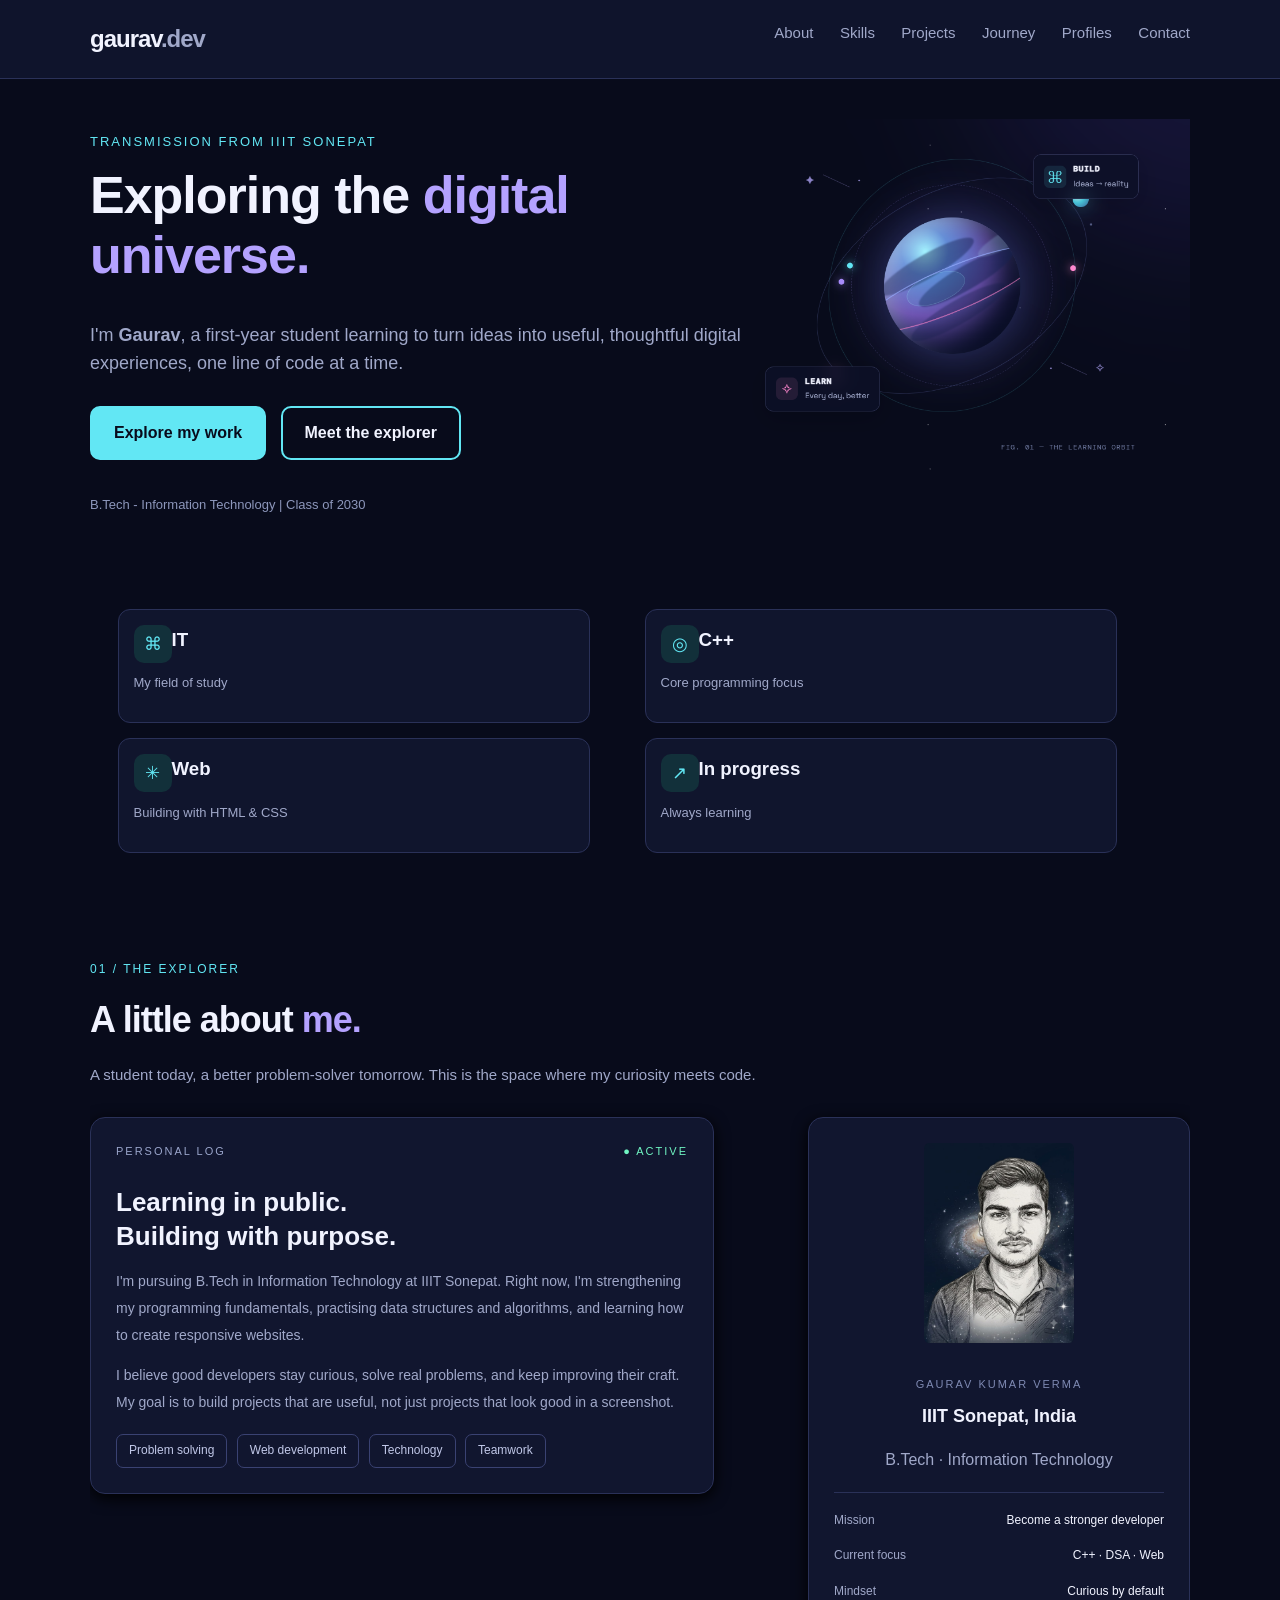
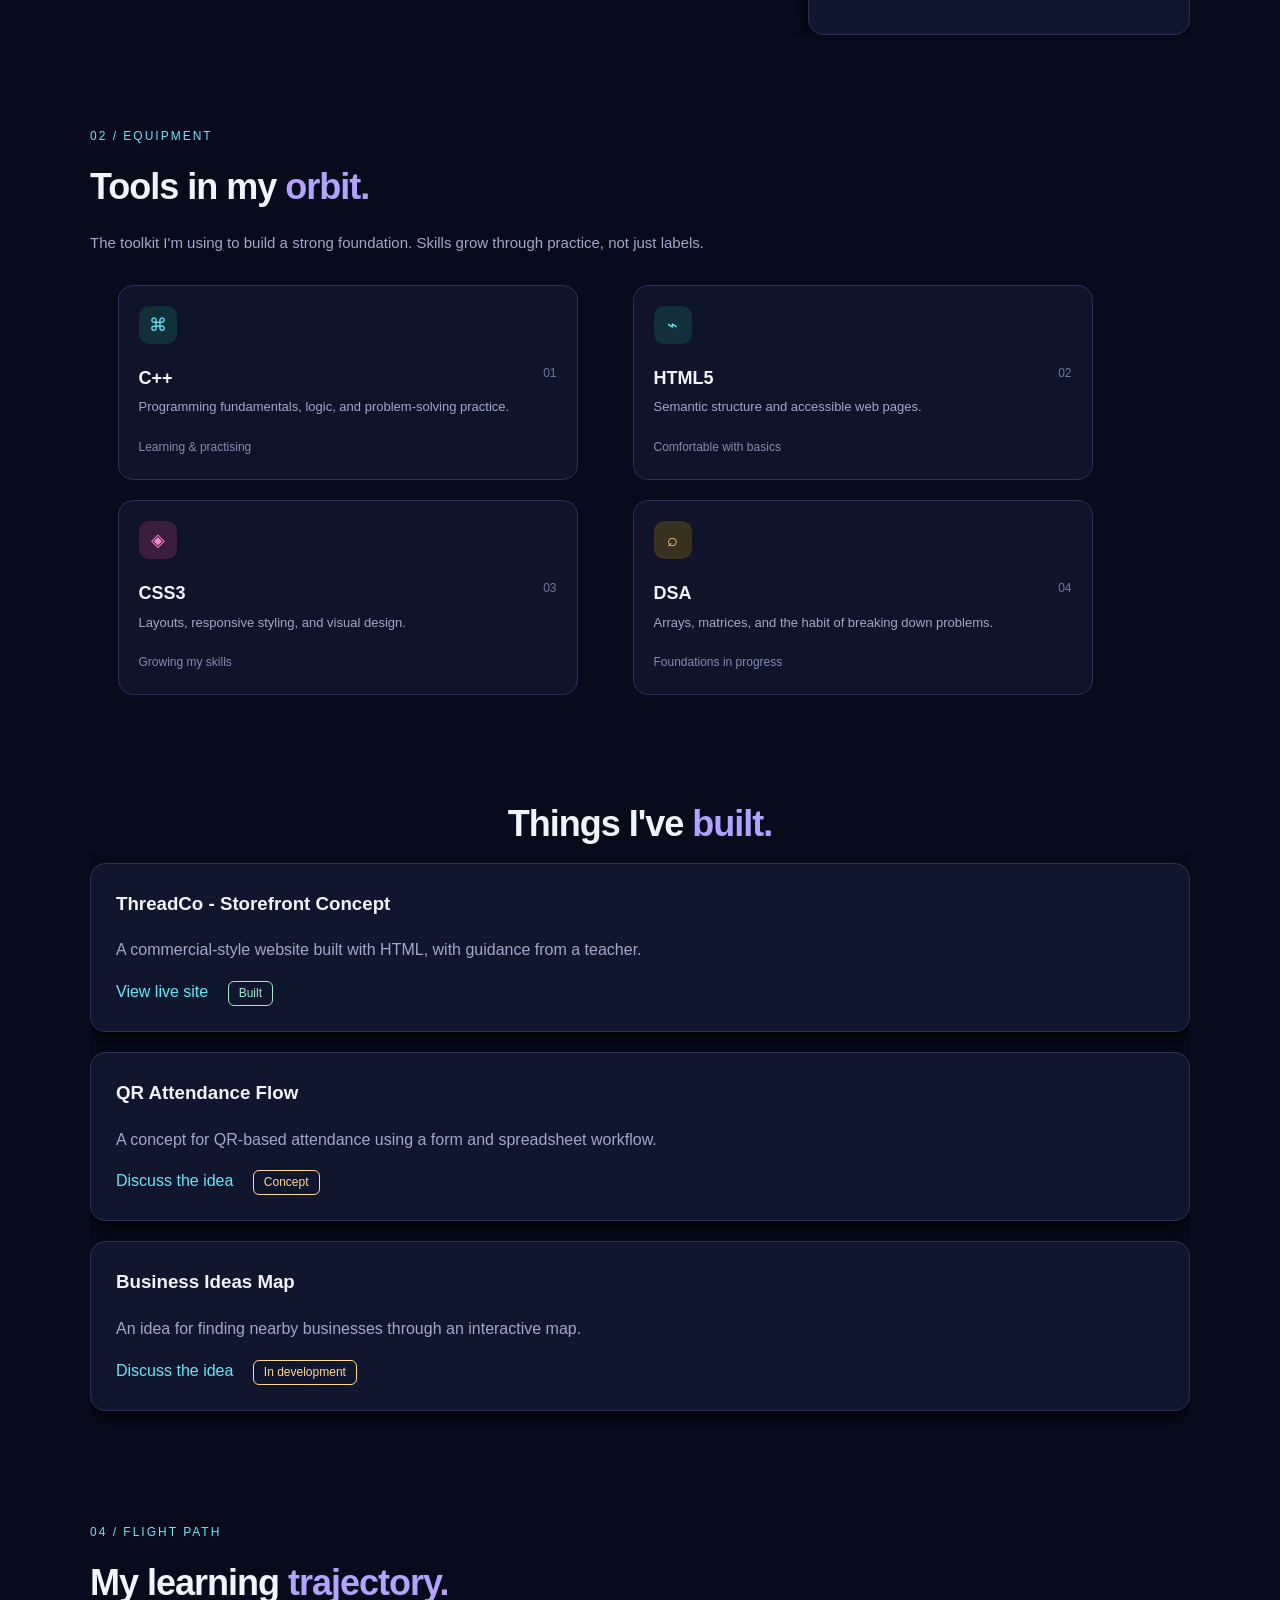
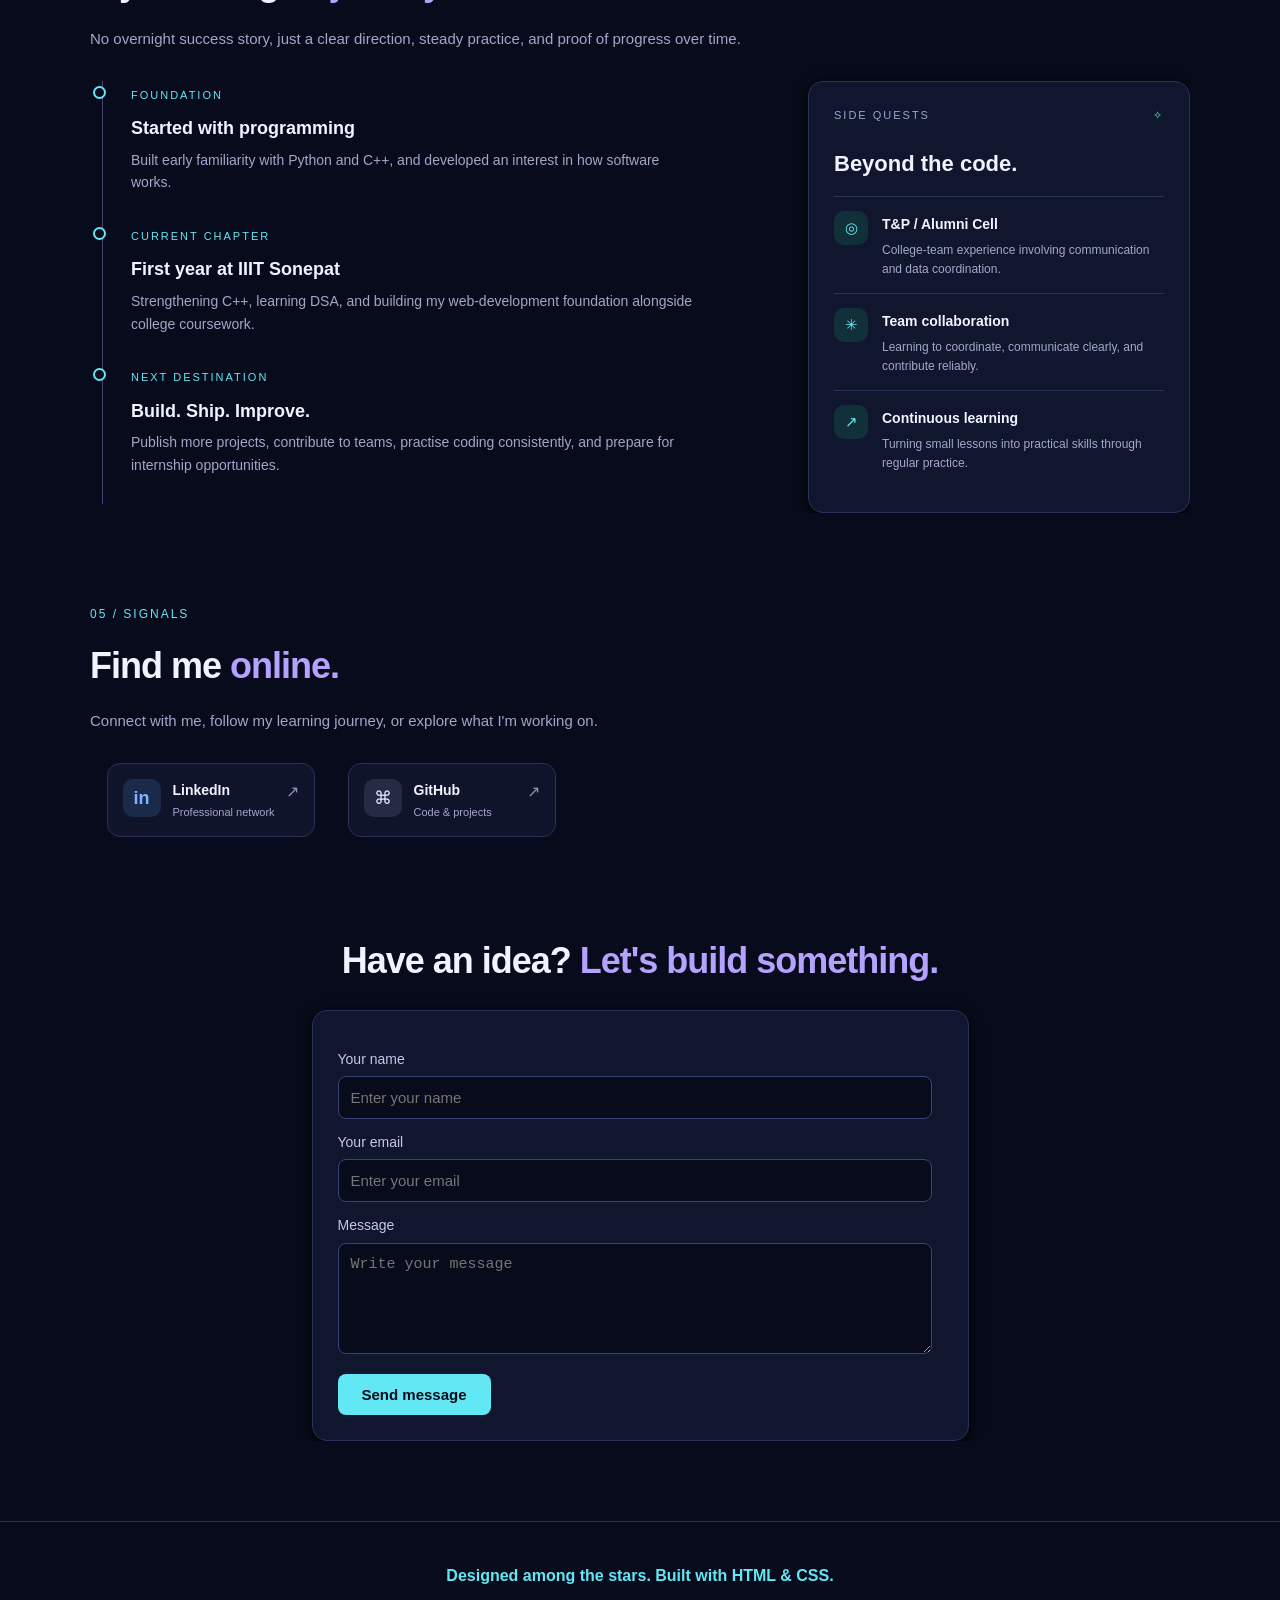
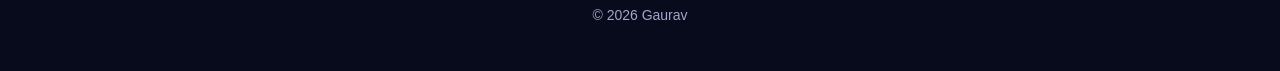
<file: index.html>
<!DOCTYPE html>
<html lang="en">
<head>
  <meta charset="UTF-8">
  <meta name="viewport" content="width=device-width, initial-scale=1.0">
  <title>Gaurav.dev - Portfolio</title>

  <link rel="stylesheet" href="stylefinal.css">
  
</head>
<body>

 
  <div id="header">
    <div class="wrapper">
      <a id="logo" href="#home">gaurav<span class="muted">.dev</span></a>
      <div id="nav">
        <a href="#about">About</a>
        <a href="#skills">Skills</a>
        <a href="#projects">Projects</a>
        <a href="#journey">Journey</a>
        <a href="#profiles">Profiles</a>
        <a href="#contact">Contact</a>
      </div>
    </div>
  </div>


  <div id="home" class="section">
    <div class="wrapper">
      <div class="hero-left">
        <p class="tag">TRANSMISSION FROM IIIT SONEPAT</p>
        <h1>Exploring the <span class="highlight">digital universe.</span></h1>
        <p class="lead">I'm <b>Gaurav</b>, a first-year student learning to turn ideas into useful, thoughtful digital experiences, one line of code at a time.</p>
        <a class="btn" href="#projects">Explore my work</a>
        <a class="btn btn-outline" href="#about">Meet the explorer</a>
        <p class="small">B.Tech - Information Technology | Class of 2030</p>
      </div>
      <div class="hero-right">
        <img class="planet-img" src="planet.png" alt="Planet with orbiting moons">
      </div>
    </div>
  </div>

 
  <div class="section">
    <div class="wrapper">
      <div class="fact-box">
       <span class="icon-box">&#8984;</span>
      <div class="fact-text"><h3>IT</h3><p>My field of study</p></div>
    </div>
    <div class="fact-box">
      <span class="icon-box">&#9678;</span>
      <div class="fact-text"><h3>C++</h3><p>Core programming focus</p></div>
    </div>
      <div class="fact-box">
        <span class="icon-box">&#10035;</span>
        <div class="fact-text"><h3>Web</h3><p>Building with HTML &amp; CSS</p></div>
      </div>
      <div class="fact-box">
        <span class="icon-box">&#8599;</span>
        <div class="fact-text"><h3>In progress</h3><p>Always learning</p></div>
      </div>
    </div>
  </div>

 
  <div id="about" class="section">
    <div class="wrapper">
      <p class="section-label">01 / THE EXPLORER</p>
      <h2>A little about <span class="highlight">me.</span></h2>
      <p class="intro">A student today, a better problem-solver tomorrow. This is the space where my curiosity meets code.</p>

      <div class="about-main card">
        <div class="topline">
          <span class="topline-right">&#9679; ACTIVE</span>
          <span>PERSONAL LOG</span>
        </div>
        <h3>Learning in public.<br>Building with purpose.</h3>
        <p>I'm pursuing B.Tech in Information Technology at IIIT Sonepat. Right now, I'm strengthening my programming fundamentals, practising data structures and algorithms, and learning how to create responsive websites.</p>
        <p>I believe good developers stay curious, solve real problems, and keep improving their craft. My goal is to build projects that are useful, not just projects that look good in a screenshot.</p>
        <span class="chip">Problem solving</span>
        <span class="chip">Web development</span>
        <span class="chip">Technology</span>
        <span class="chip">Teamwork</span>
      </div>

      <div class="about-side card">
        <img class="g-img" src="photo.jpeg" alt="My photo">
        <p class="mono-label">GAURAV KUMAR VERMA</p>
        <h3>IIIT Sonepat, India</h3>
        <p class="muted">B.Tech &middot; Information Technology</p>
        <div class="divider"></div>
        



        <div class="detail-row"><span class="detail-label">Mission</span><b class="detail-value">Become a stronger developer</b></div>
        <div class="detail-row"><span class="detail-label">Current focus</span><b class="detail-value">C++ &middot; DSA &middot; Web</b></div>
        <div class="detail-row"><span class="detail-label">Mindset</span><b class="detail-value">Curious by default</b></div>
      </div>
    </div>
  </div>

  <!-- SKILLS -->
  <div id="skills" class="section">
    <div class="wrapper">
      <p class="section-label">02 / EQUIPMENT</p>
      <h2>Tools in my <span class="highlight">orbit.</span></h2>
      <p class="intro">The toolkit I'm using to build a strong foundation. Skills grow through practice, not just labels.</p>

      <div class="skill-card">
        <span class="icon-box purple">&#8984;</span>
        <div class="skill-head"><span class="num">01</span><h3>C++</h3></div>
        <p>Programming fundamentals, logic, and problem-solving practice.</p>
      
        <small>Learning &amp; practising</small>
      </div>

      <div class="skill-card">
        <span class="icon-box cyan">&#8961;</span>
        <div class="skill-head"><span class="num">02</span><h3>HTML5</h3></div>
        <p>Semantic structure and accessible web pages.</p>
       
        <small>Comfortable with basics</small>
      </div>

      <div class="skill-card">
        <span class="icon-box pink">&#9672;</span>
        <div class="skill-head"><span class="num">03</span><h3>CSS3</h3></div>
        <p>Layouts, responsive styling, and visual design.</p>
      
        <small>Growing my skills</small>
      </div>

      <div class="skill-card">
        <span class="icon-box gold">&#8981;</span>
        <div class="skill-head"><span class="num">04</span><h3>DSA</h3></div>
        <p>Arrays, matrices, and the habit of breaking down problems.</p>
        
        <small>Foundations in progress</small>
      </div>

     
    </div>
  </div>

  
  <div id="projects" class="section">
    <div class="wrapper">
      <h2 class="center">Things I've <span class="highlight">built.</span></h2>

      <div class="project card">
        <h3>ThreadCo - Storefront Concept</h3>
        <p>A commercial-style website built with HTML, with guidance from a teacher.</p>
        <a class="link" href="https://nishantsaini2331.github.io/threadCo" target="_blank">View live site</a>
        <span class="status">Built</span>
      </div>

      <div class="project card">
        <h3>QR Attendance Flow</h3>
        <p>A concept for QR-based attendance using a form and spreadsheet workflow.</p>
        <a class="link" href="#contact">Discuss the idea</a>
        <span class="status planned">Concept</span>
      </div>

      <div class="project card">
        <h3>Business Ideas Map</h3>
        <p>An idea for finding nearby businesses through an interactive map.</p>
        <a class="link" href="#contact">Discuss the idea</a>
        <span class="status planned">In development</span>
      </div>
    </div>
  </div>

  
  <div id="journey" class="section">
    <div class="wrapper">
      <p class="section-label">04 / FLIGHT PATH</p>
      <h2>My learning <span class="highlight">trajectory.</span></h2>
      <p class="intro">No overnight success story, just a clear direction, steady practice, and proof of progress over time.</p>

      <div class="timeline">
        <div class="timeline-item">
          <span class="dot"></span><span class="timeline-label">FOUNDATION</span>
          <h3>Started with programming</h3>
          <p>Built early familiarity with Python and C++, and developed an interest in how software works.</p>
        </div>
        <div class="timeline-item">
          <span class="dot"></span><span class="timeline-label">CURRENT CHAPTER</span>
          <h3>First year at IIIT Sonepat</h3>
          <p>Strengthening C++, learning DSA, and building my web-development foundation alongside college coursework.</p>
        </div>
        <div class="timeline-item">
          <span class="dot"></span><span class="timeline-label">NEXT DESTINATION</span>
          <h3>Build. Ship. Improve.</h3>
          <p>Publish more projects, contribute to teams, practise coding consistently, and prepare for internship opportunities.</p>
        </div>
      </div>

      <div class="side-quest card">
        <div class="topline">
          <span class="topline-right">&#10023;</span>
          <span>SIDE QUESTS</span>
        </div>
        <h3>Beyond the code.</h3>

        <div class="quest-row">
          <span class="icon-box purple">&#9678;</span>
          <div class="quest-text"><b>T&amp;P / Alumni Cell</b><p>College-team experience involving communication and data coordination.</p></div>
        </div>
        <div class="quest-row">
          <span class="icon-box purple">&#10035;</span>
          <div class="quest-text"><b>Team collaboration</b><p>Learning to coordinate, communicate clearly, and contribute reliably.</p></div>
        </div>
        <div class="quest-row">
          <span class="icon-box purple">&#8599;</span>
          <div class="quest-text"><b>Continuous learning</b><p>Turning small lessons into practical skills through regular practice.</p></div>
        </div>
      </div>
    </div>
  </div>

  <div id="profiles" class="section">
    <div class="wrapper">
      <p class="section-label">05 / SIGNALS</p>
      <h2>Find me <span class="highlight">online.</span></h2>
      <p class="intro">Connect with me, follow my learning journey, or explore what I'm working on.</p>

      <a class="profile-card" href="https://linkedin.com/in/gaurav-kumar-verma-b678632b7" target="_blank">
        <span class="arrow">&#8599;</span>
        <span class="icon-box blue">in</span>
        <span class="profile-text"><b>LinkedIn</b><small>Professional network</small></span>
      </a>
      <a class="profile-card" href="https://github.com/GKVerma06" target="_blank">
        <span class="arrow">&#8599;</span>
        <span class="icon-box white">&#8984;</span>
        <span class="profile-text"><b>GitHub</b><small>Code &amp; projects</small></span>
      </a>
      
       

      
    </div>
  </div>


  <div id="contact" class="section">
    <div class="wrapper">
      <h2 class="center">Have an idea? <span class="highlight">Let's build something.</span></h2>
      <div class="card form-card">
        <form>
          <label>Your name</label>
          <input type="text" placeholder="Enter your name">

          <label>Your email</label>
          <input type="email" placeholder="Enter your email">

          <label>Message</label>
          <textarea rows="5" placeholder="Write your message"></textarea>

          <button type="submit">Send message</button>
        </form>
      </div>
    </div>
  </div>

 
  <div id="footer">
    <div class="wrapper">
      
      <p style="color:#62e7f4; font-weight:bold;">Designed among the stars. Built with HTML &amp; CSS.</p>
      <p class="footer-note">&copy; 2026 Gaurav</p>
    </div>
  </div>

</body>
</html>
</file>
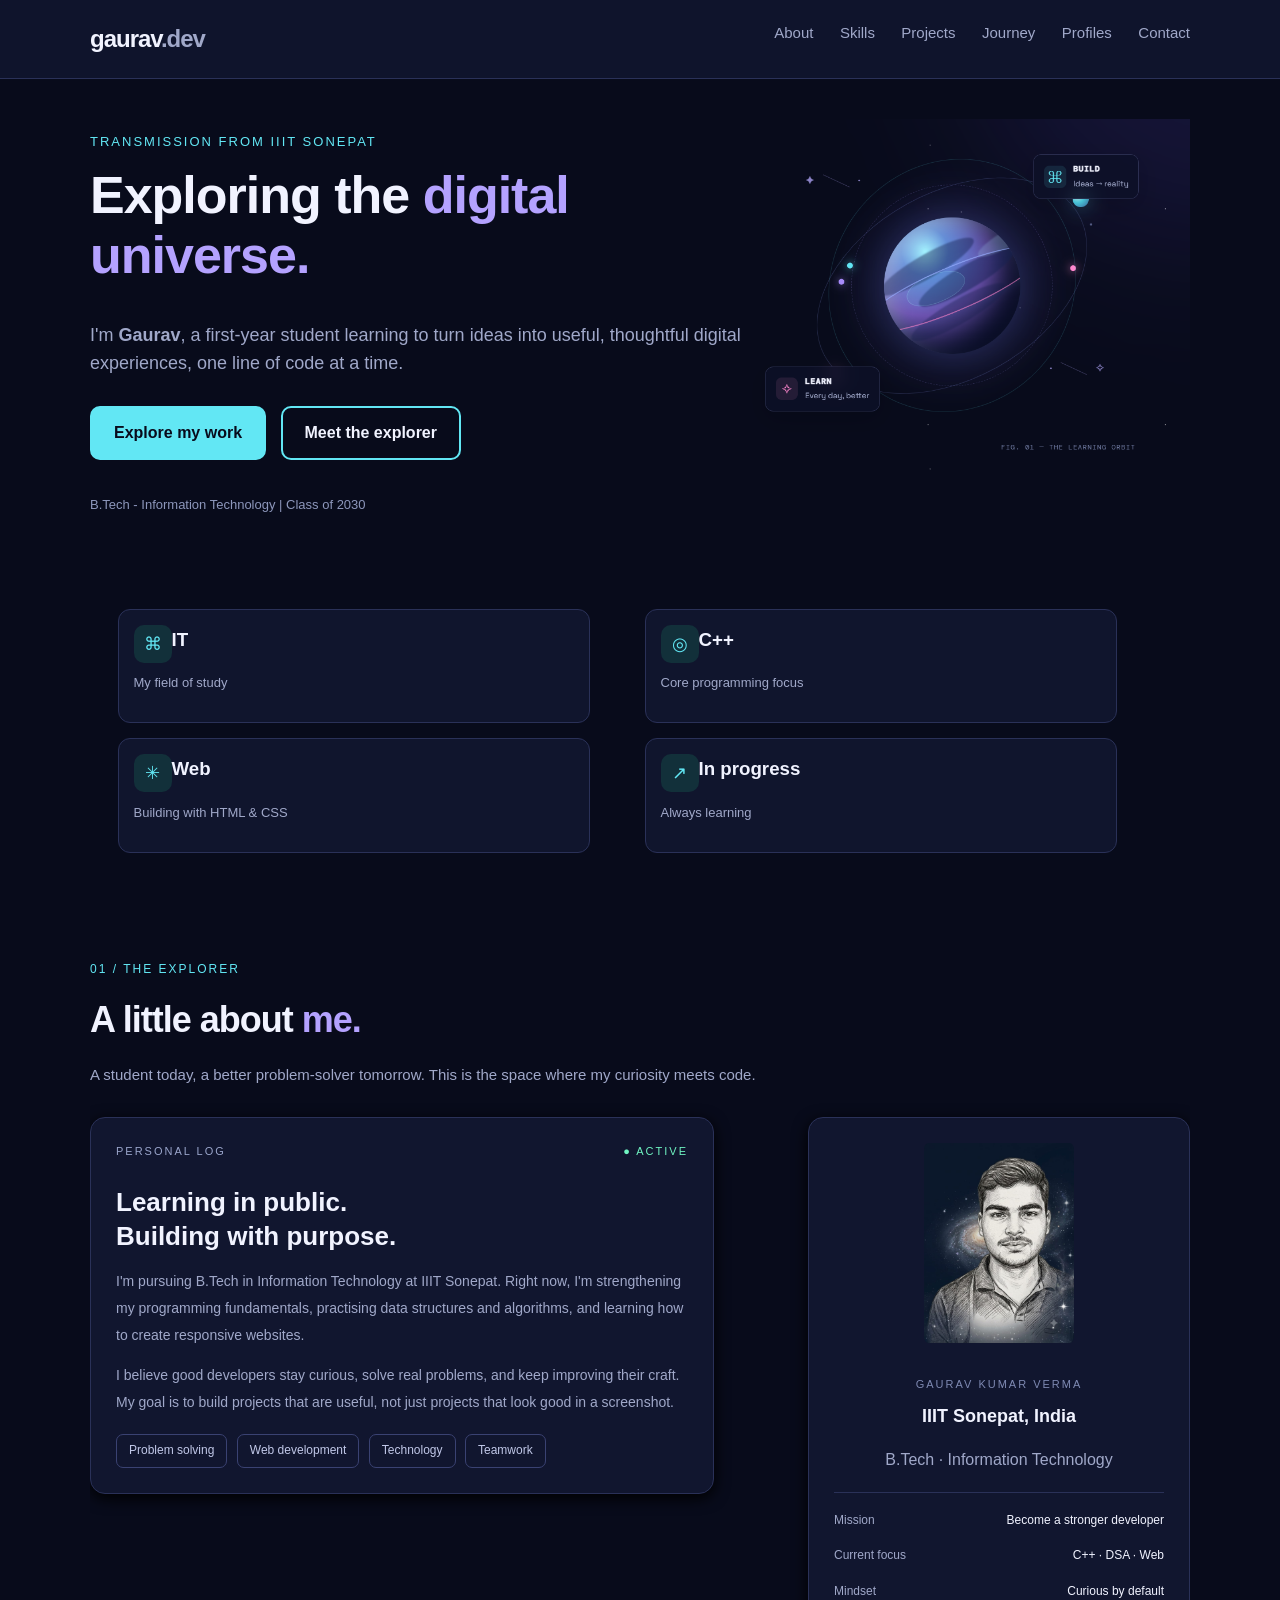
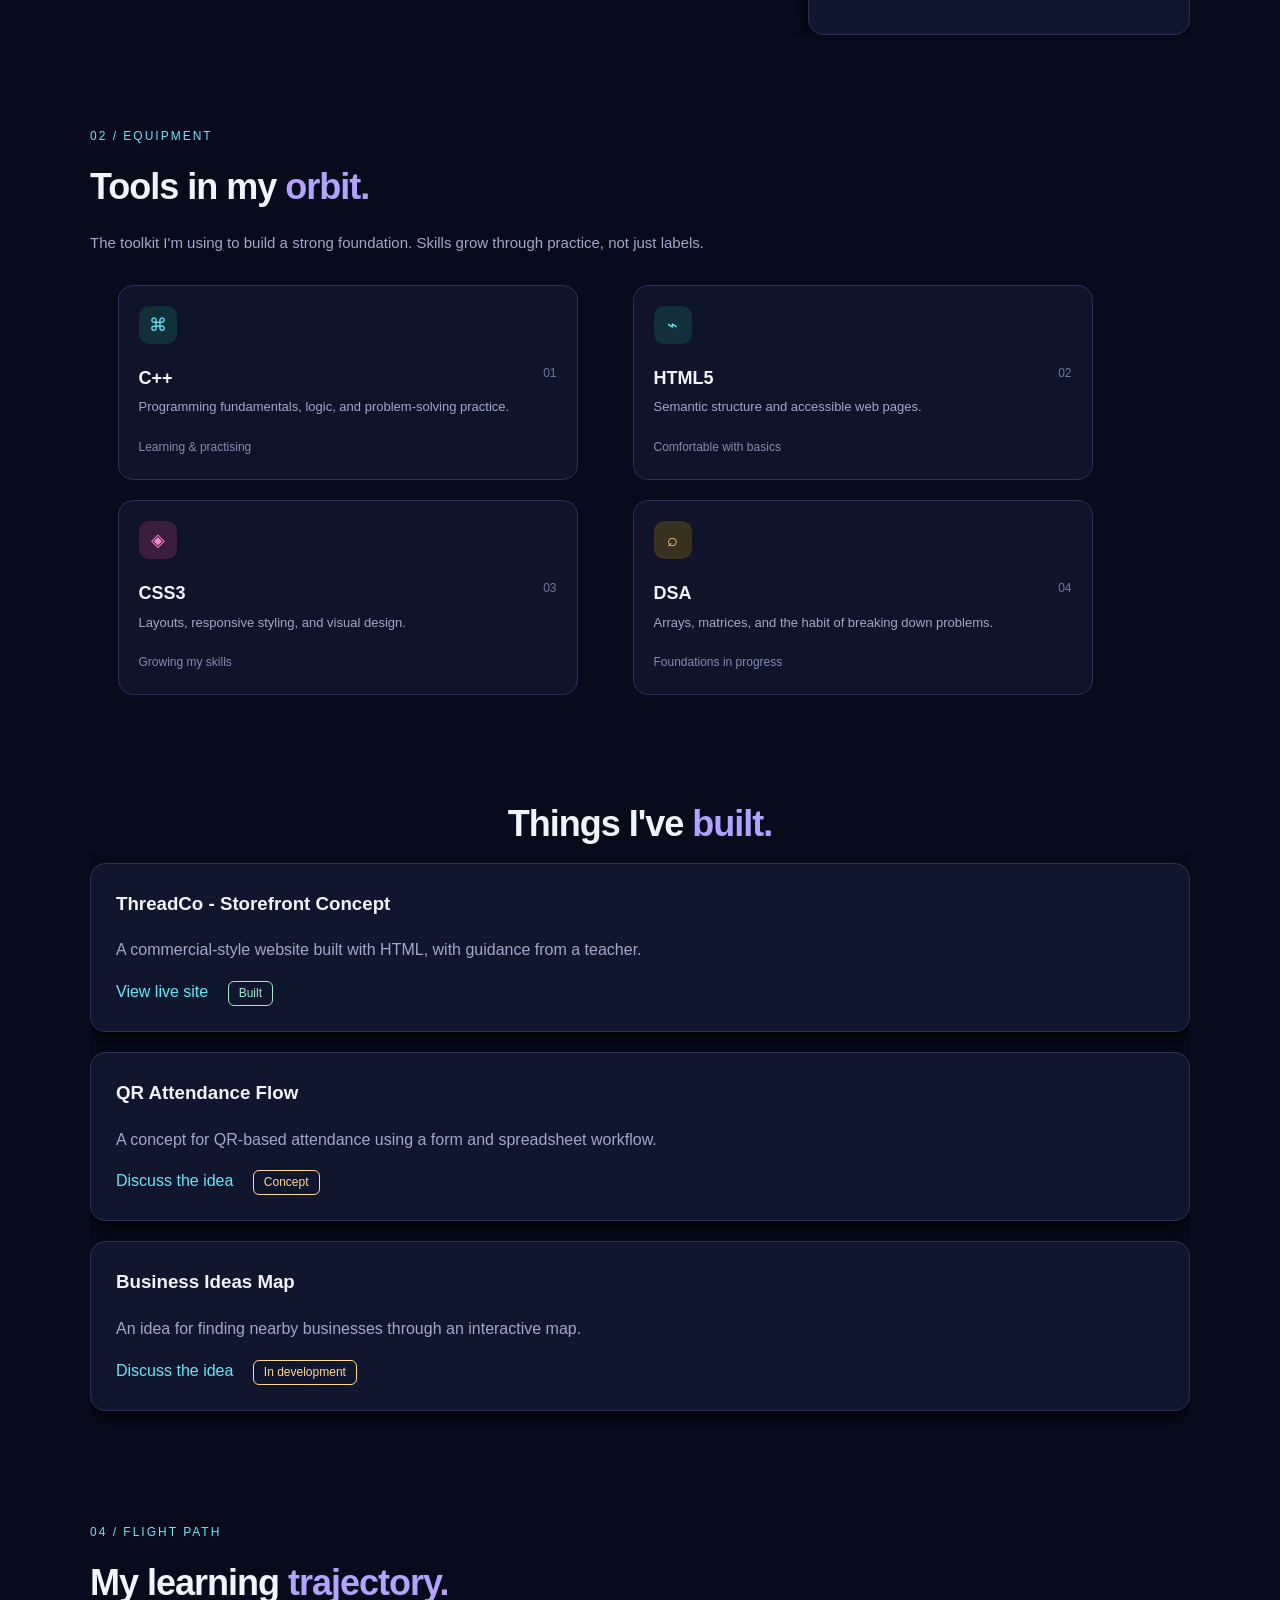
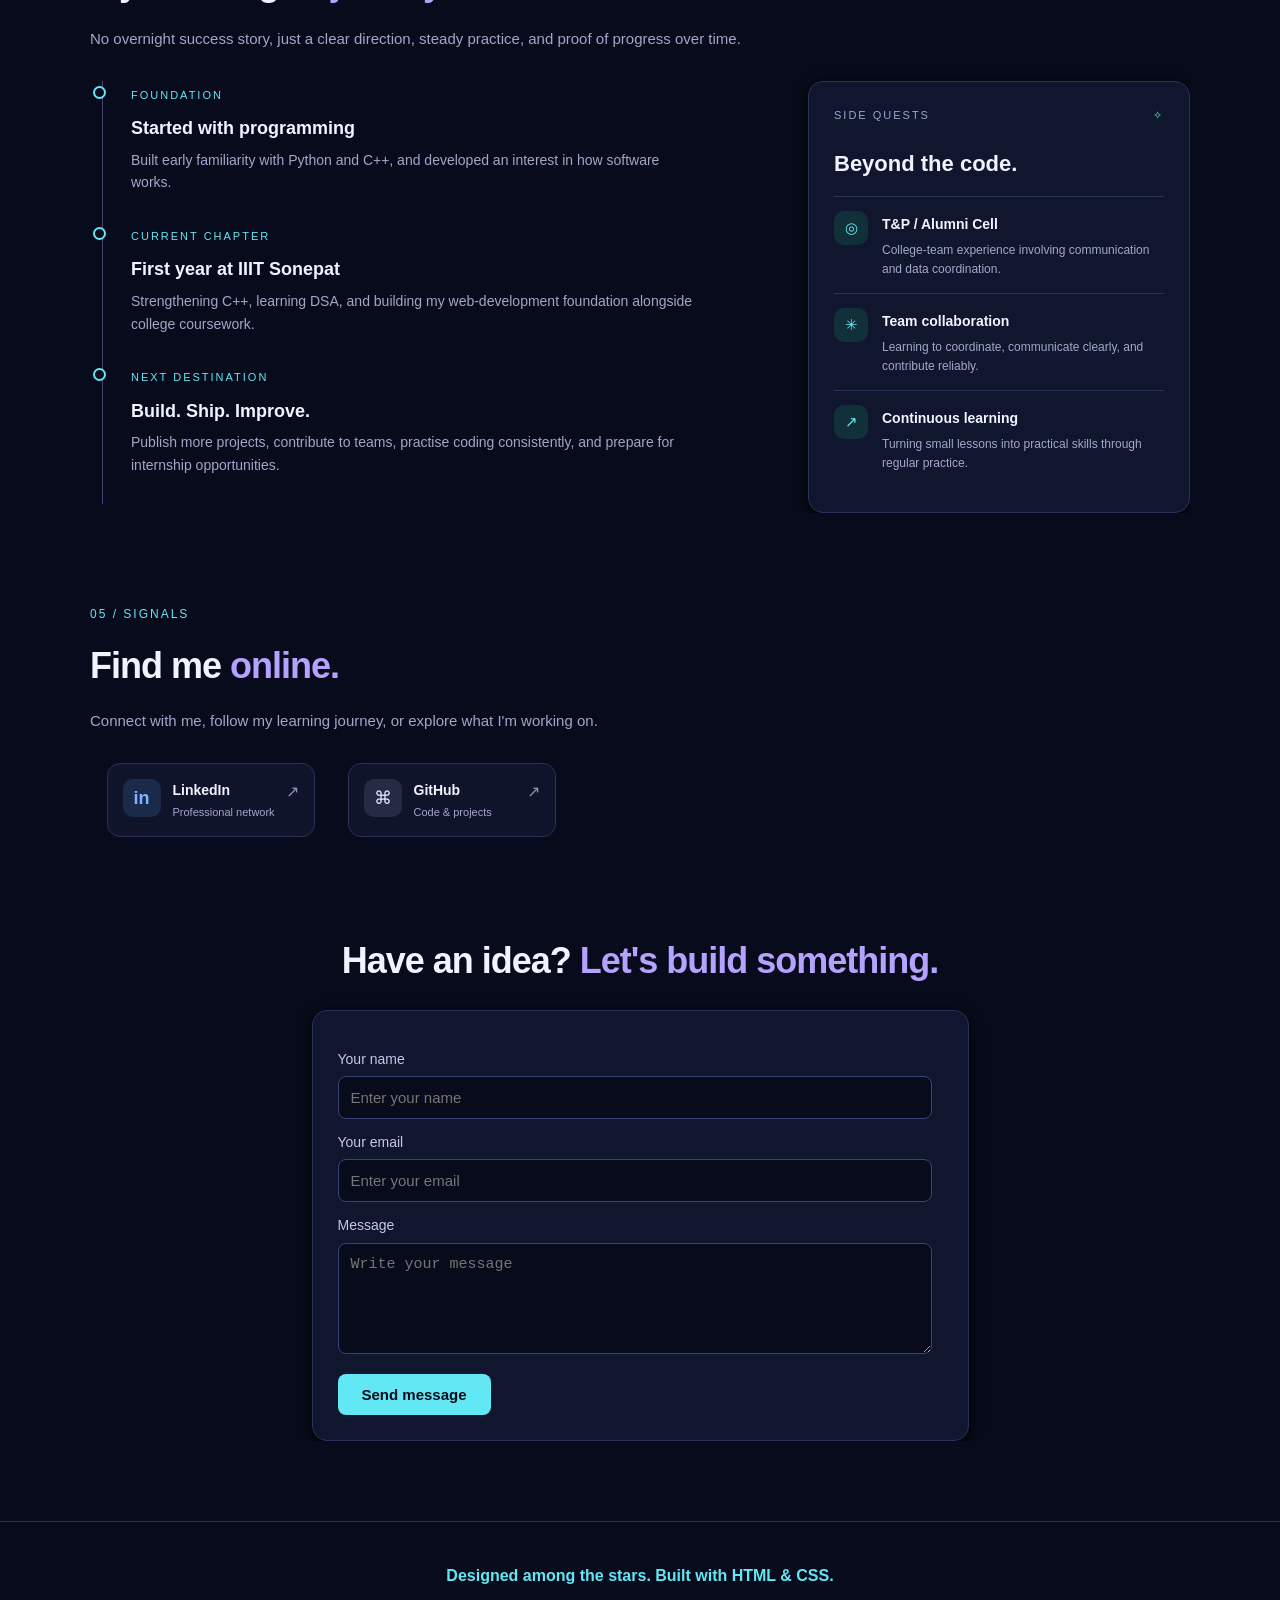
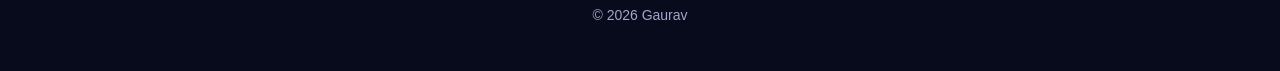
<file: indexfinal.html>
<!DOCTYPE html>
<html lang="en">
<head>
  <meta charset="UTF-8">
  <meta name="viewport" content="width=device-width, initial-scale=1.0">
  <title>Gaurav.dev - Portfolio</title>

  <link rel="stylesheet" href="stylefinal.css">
  
</head>
<body>

 
  <div id="header">
    <div class="wrapper">
      <a id="logo" href="#home">gaurav<span class="muted">.dev</span></a>
      <div id="nav">
        <a href="#about">About</a>
        <a href="#skills">Skills</a>
        <a href="#projects">Projects</a>
        <a href="#journey">Journey</a>
        <a href="#profiles">Profiles</a>
        <a href="#contact">Contact</a>
      </div>
    </div>
  </div>


  <div id="home" class="section">
    <div class="wrapper">
      <div class="hero-left">
        <p class="tag">TRANSMISSION FROM IIIT SONEPAT</p>
        <h1>Exploring the <span class="highlight">digital universe.</span></h1>
        <p class="lead">I'm <b>Gaurav</b>, a first-year student learning to turn ideas into useful, thoughtful digital experiences, one line of code at a time.</p>
        <a class="btn" href="#projects">Explore my work</a>
        <a class="btn btn-outline" href="#about">Meet the explorer</a>
        <p class="small">B.Tech - Information Technology | Class of 2030</p>
      </div>
      <div class="hero-right">
        <img class="planet-img" src="planet.png" alt="Planet with orbiting moons">
      </div>
    </div>
  </div>

 
  <div class="section">
    <div class="wrapper">
      <div class="fact-box">
       <span class="icon-box">&#8984;</span>
      <div class="fact-text"><h3>IT</h3><p>My field of study</p></div>
    </div>
    <div class="fact-box">
      <span class="icon-box">&#9678;</span>
      <div class="fact-text"><h3>C++</h3><p>Core programming focus</p></div>
    </div>
      <div class="fact-box">
        <span class="icon-box">&#10035;</span>
        <div class="fact-text"><h3>Web</h3><p>Building with HTML &amp; CSS</p></div>
      </div>
      <div class="fact-box">
        <span class="icon-box">&#8599;</span>
        <div class="fact-text"><h3>In progress</h3><p>Always learning</p></div>
      </div>
    </div>
  </div>

 
  <div id="about" class="section">
    <div class="wrapper">
      <p class="section-label">01 / THE EXPLORER</p>
      <h2>A little about <span class="highlight">me.</span></h2>
      <p class="intro">A student today, a better problem-solver tomorrow. This is the space where my curiosity meets code.</p>

      <div class="about-main card">
        <div class="topline">
          <span class="topline-right">&#9679; ACTIVE</span>
          <span>PERSONAL LOG</span>
        </div>
        <h3>Learning in public.<br>Building with purpose.</h3>
        <p>I'm pursuing B.Tech in Information Technology at IIIT Sonepat. Right now, I'm strengthening my programming fundamentals, practising data structures and algorithms, and learning how to create responsive websites.</p>
        <p>I believe good developers stay curious, solve real problems, and keep improving their craft. My goal is to build projects that are useful, not just projects that look good in a screenshot.</p>
        <span class="chip">Problem solving</span>
        <span class="chip">Web development</span>
        <span class="chip">Technology</span>
        <span class="chip">Teamwork</span>
      </div>

      <div class="about-side card">
        <img class="g-img" src="photo.jpeg" alt="My photo">
        <p class="mono-label">GAURAV KUMAR VERMA</p>
        <h3>IIIT Sonepat, India</h3>
        <p class="muted">B.Tech &middot; Information Technology</p>
        <div class="divider"></div>
        



        <div class="detail-row"><span class="detail-label">Mission</span><b class="detail-value">Become a stronger developer</b></div>
        <div class="detail-row"><span class="detail-label">Current focus</span><b class="detail-value">C++ &middot; DSA &middot; Web</b></div>
        <div class="detail-row"><span class="detail-label">Mindset</span><b class="detail-value">Curious by default</b></div>
      </div>
    </div>
  </div>

  <!-- SKILLS -->
  <div id="skills" class="section">
    <div class="wrapper">
      <p class="section-label">02 / EQUIPMENT</p>
      <h2>Tools in my <span class="highlight">orbit.</span></h2>
      <p class="intro">The toolkit I'm using to build a strong foundation. Skills grow through practice, not just labels.</p>

      <div class="skill-card">
        <span class="icon-box purple">&#8984;</span>
        <div class="skill-head"><span class="num">01</span><h3>C++</h3></div>
        <p>Programming fundamentals, logic, and problem-solving practice.</p>
      
        <small>Learning &amp; practising</small>
      </div>

      <div class="skill-card">
        <span class="icon-box cyan">&#8961;</span>
        <div class="skill-head"><span class="num">02</span><h3>HTML5</h3></div>
        <p>Semantic structure and accessible web pages.</p>
       
        <small>Comfortable with basics</small>
      </div>

      <div class="skill-card">
        <span class="icon-box pink">&#9672;</span>
        <div class="skill-head"><span class="num">03</span><h3>CSS3</h3></div>
        <p>Layouts, responsive styling, and visual design.</p>
      
        <small>Growing my skills</small>
      </div>

      <div class="skill-card">
        <span class="icon-box gold">&#8981;</span>
        <div class="skill-head"><span class="num">04</span><h3>DSA</h3></div>
        <p>Arrays, matrices, and the habit of breaking down problems.</p>
        
        <small>Foundations in progress</small>
      </div>

     
    </div>
  </div>

  
  <div id="projects" class="section">
    <div class="wrapper">
      <h2 class="center">Things I've <span class="highlight">built.</span></h2>

      <div class="project card">
        <h3>ThreadCo - Storefront Concept</h3>
        <p>A commercial-style website built with HTML, with guidance from a teacher.</p>
        <a class="link" href="https://nishantsaini2331.github.io/threadCo" target="_blank">View live site</a>
        <span class="status">Built</span>
      </div>

      <div class="project card">
        <h3>QR Attendance Flow</h3>
        <p>A concept for QR-based attendance using a form and spreadsheet workflow.</p>
        <a class="link" href="#contact">Discuss the idea</a>
        <span class="status planned">Concept</span>
      </div>

      <div class="project card">
        <h3>Business Ideas Map</h3>
        <p>An idea for finding nearby businesses through an interactive map.</p>
        <a class="link" href="#contact">Discuss the idea</a>
        <span class="status planned">In development</span>
      </div>
    </div>
  </div>

  
  <div id="journey" class="section">
    <div class="wrapper">
      <p class="section-label">04 / FLIGHT PATH</p>
      <h2>My learning <span class="highlight">trajectory.</span></h2>
      <p class="intro">No overnight success story, just a clear direction, steady practice, and proof of progress over time.</p>

      <div class="timeline">
        <div class="timeline-item">
          <span class="dot"></span><span class="timeline-label">FOUNDATION</span>
          <h3>Started with programming</h3>
          <p>Built early familiarity with Python and C++, and developed an interest in how software works.</p>
        </div>
        <div class="timeline-item">
          <span class="dot"></span><span class="timeline-label">CURRENT CHAPTER</span>
          <h3>First year at IIIT Sonepat</h3>
          <p>Strengthening C++, learning DSA, and building my web-development foundation alongside college coursework.</p>
        </div>
        <div class="timeline-item">
          <span class="dot"></span><span class="timeline-label">NEXT DESTINATION</span>
          <h3>Build. Ship. Improve.</h3>
          <p>Publish more projects, contribute to teams, practise coding consistently, and prepare for internship opportunities.</p>
        </div>
      </div>

      <div class="side-quest card">
        <div class="topline">
          <span class="topline-right">&#10023;</span>
          <span>SIDE QUESTS</span>
        </div>
        <h3>Beyond the code.</h3>

        <div class="quest-row">
          <span class="icon-box purple">&#9678;</span>
          <div class="quest-text"><b>T&amp;P / Alumni Cell</b><p>College-team experience involving communication and data coordination.</p></div>
        </div>
        <div class="quest-row">
          <span class="icon-box purple">&#10035;</span>
          <div class="quest-text"><b>Team collaboration</b><p>Learning to coordinate, communicate clearly, and contribute reliably.</p></div>
        </div>
        <div class="quest-row">
          <span class="icon-box purple">&#8599;</span>
          <div class="quest-text"><b>Continuous learning</b><p>Turning small lessons into practical skills through regular practice.</p></div>
        </div>
      </div>
    </div>
  </div>

  <div id="profiles" class="section">
    <div class="wrapper">
      <p class="section-label">05 / SIGNALS</p>
      <h2>Find me <span class="highlight">online.</span></h2>
      <p class="intro">Connect with me, follow my learning journey, or explore what I'm working on.</p>

      <a class="profile-card" href="https://linkedin.com/in/gaurav-kumar-verma-b678632b7" target="_blank">
        <span class="arrow">&#8599;</span>
        <span class="icon-box blue">in</span>
        <span class="profile-text"><b>LinkedIn</b><small>Professional network</small></span>
      </a>
      <a class="profile-card" href="https://github.com/GKVerma06" target="_blank">
        <span class="arrow">&#8599;</span>
        <span class="icon-box white">&#8984;</span>
        <span class="profile-text"><b>GitHub</b><small>Code &amp; projects</small></span>
      </a>
      
       

      
    </div>
  </div>


  <div id="contact" class="section">
    <div class="wrapper">
      <h2 class="center">Have an idea? <span class="highlight">Let's build something.</span></h2>
      <div class="card form-card">
        <form>
          <label>Your name</label>
          <input type="text" placeholder="Enter your name">

          <label>Your email</label>
          <input type="email" placeholder="Enter your email">

          <label>Message</label>
          <textarea rows="5" placeholder="Write your message"></textarea>

          <button type="submit">Send message</button>
        </form>
      </div>
    </div>
  </div>

 
  <div id="footer">
    <div class="wrapper">
      
      <p style="color:#62e7f4; font-weight:bold;">Designed among the stars. Built with HTML &amp; CSS.</p>
      <p class="footer-note">&copy; 2026 Gaurav</p>
    </div>
  </div>

</body>
</html>
</file>
<file: stylefinal.css>
body {
  margin: 0;
  background-color: #080b1b;
  color: #f1f3ff;
  font-family: Arial, Helvetica, sans-serif;
  font-size: 16px;
  line-height: 1.6;
}
#header {
  background-color: #0f142c;
  border-bottom: 1px solid #2a3158;
  padding: 20px 0;
}
a {
  text-decoration: none;
  color: #62e7f4;
}
.wrapper {
  width: 92%;
  max-width: 1100px;
  margin: 0 auto;
  overflow: hidden;
}
.muted {
  color: #a0a8c9;
}

#logo {
  float: left;
  color: #f1f3ff;
  font-size: 24px;
  font-weight: bold;
  letter-spacing: -1px;
}

#nav {
  float: right;
}

#nav a {
  display: inline-block;
  color: #a0a8c9;
  margin-left: 22px;
  font-size: 15px;
}

#nav a:hover {
  color: #62e7f4;
}


.section {
  padding: 40px 0;
}

.tag {
  color: #62e7f4;
  font-size: 13px;
  letter-spacing: 2px;
  text-transform: uppercase;
}
.highlight {
  color: #b4a2ff;
}
.hero-left {
  float: left;
  width: 60%;
}

.hero-right {
  float: right;
  width: 40%;
  text-align: center;
}
.lead {
  color: #a0a8c9;
  font-size: 18px;
 
}
.planet-img {
  width: 100%;
  height: auto;
 
}


.btn {
  display: inline-block;
  background-color: #62e7f4;
  color: #080b1b;
  padding: 12px 22px;
  margin: 10px 10px 10px 0;
  border: 2px solid #62e7f4;
  border-radius: 10px;
  font-weight: bold;
  cursor: pointer;
  /* border: 2px solid ; */
}

.btn:hover {
  background-color: #b4a2ff;
  border-color: #b4a2ff;
}
  
.btn-outline {
  background-color: transparent;
  color: #f1f3ff;
  border: 2px solid #62e7f4;
}

.small {
  color: #8d97bb;
  font-size: 13px;
  margin-top: 25px;
}




.fact-box {
  float: left;
  width: 40%;
  margin: 0 2.5% 15px 2.5%;
  padding: 15px;
  background-color: #10152d;
  border: 1px solid #2a3158;
  border-radius: 12px;
  overflow: hidden;
}

.fact-text p {
  color: #a0a8c9;
  font-size: 13px;
}

.icon-box {
  display: block;
  float: left;
  width: 38px;
  height: 38px;
  line-height: 38px;
  text-align: center;
  font-size: 18px;
  color: #62e7f4;
  background-color: #12303a;
  border-radius: 10px;
}



h1, h2, h3 {
  margin-top: 0;
}










.center {
  text-align: center;
}







.section-label {
  color: #62e7f4;
  font-size: 12px;
  letter-spacing: 2px;
}

.intro {
  color: #a0a8c9;
  font-size: 15px;
  margin-bottom: 30px;
}

h1 {
  font-size: 52px;
  line-height: 1.15;
  letter-spacing: -1px;
}

h2 {
  font-size: 36px;
  letter-spacing: -1px;
  margin-bottom: 10px;
}

.note-line {
  clear: both;
  color: #7782a8;
  font-size: 13px;
  padding-top: 20px;
}












.cyan{ 
  color: #62e7f4; background-color: #12303a; 
}
.pink{
   color: #ff86ce; background-color: #3a1e3b; 
}
.gold{
   color: #ffd98a; background-color: #3a3220; 
}
.blue{
   color: #7db3ff; background-color: #1a2a4a; font-weight: bold; 
}
.white{
   color: #e2e7ff; background-color: #262a42; 
  } 




.card {
  background-color: #11162f;
  border: 1px solid #2a3158;
  border-radius: 15px;
  padding: 25px;
  box-shadow: 0 4px 15px #000000;
  overflow: hidden;
}


.topline {
  font-size: 11px;
  letter-spacing: 2px;
  color: #9ba6cc;
  overflow: hidden;
}

.topline-right {
  float: right;
  color: #70f5c2;
}

.mono-label {
  color: #7f8ab3;
  font-size: 11px;
  letter-spacing: 2px;
  margin-bottom: 8px;
}

.about-main {
  float: left;
  width: 52%;
}

.about-main h3 {
  font-size: 26px;
  line-height: 1.3;
  margin: 25px 0 15px 0;
}

.about-main p {
  color: #a0a8c9;
  font-size: 14px;
  line-height: 1.9;
}
.about-side {
  float: right;
  width: 30%;
  text-align: center;
}

.g-img {
  width: 150px;
  height: auto;
  margin-bottom: 15px;
  border-radius: 3%;
}

.about-side h3 {
  font-size: 18px;
  margin-bottom: 3px;
}

.chip {
  display: inline-block;
  color: #c1c8e8;
  font-size: 12px;
  padding: 6px 12px;
  margin: 5px 5px 0 0;
  border: 1px solid #3a4272;
  border-radius: 7px;
}

.divider {
  border-top: 1px solid #2a3158;
  margin: 20px 0 10px 0;
}

.detail-row {
  overflow: hidden;
  text-align: left;
  padding: 8px 0;
  font-size: 12px;
}

.detail-label {
  float: left;
  color: #a0a8c9;
}

.detail-value {
  float: right;
  width: 55%;
  text-align: right;
  font-weight: normal;
}


.skill-card {
  float: left;
  width: 38%;
  margin: 0 2.5% 20px 2.5%;
  padding: 20px;
  background-color: #0f142b;
  border: 1px solid #2a3158;
  border-radius: 15px;
  overflow: hidden;
}

.skill-card:hover {
  border-color: #62e7f4;
}

.skill-head {
  clear: both;
  padding-top: 20px;
  overflow: hidden;
}

.skill-head h3 {
  font-size: 18px;
  margin-bottom: 5px;
}

.num {
  float: right;
  color: #6f7aa0;
  font-size: 12px;
}

.skill-card p {
  color: #a0a8c9;
  font-size: 13px;
  margin: 0 0 15px 0;
}

.skill-card small {
  color: #828caf;
  font-size: 12px;
}

.bar span {
  display: block;
  height: 6px;
  background-color: #62e7f4;
  border-radius: 10px;
}

.project {
  margin-bottom: 20px;
  cursor: pointer;
}

.project:hover {
  border-color: #62e7f4;
}

.project h3 {
  color: #f1f3ff;
}

.project p {
  color: #a0a8c9;
}

.link {
  display: inline-block;
  margin-right: 15px;
  cursor: pointer;
}

.link:hover {
  text-decoration: underline;
}

.status {
  display: inline-block;
  color: #9eebc9;
  border: 1px solid #9eebc9;
  border-radius: 6px;
  padding: 2px 10px;
  font-size: 12px;
}

.planned {
  color: #ffd98a;
  border-color: #ffd98a;
}


.timeline {
  float: left;
  width: 52%;
  margin-left: 12px;
  padding-left: 28px;
  border-left: 1px solid #4a4375;
}

.timeline-item {
  padding-bottom: 28px;
}

.dot {
  display: inline-block;
  width: 9px;
  height: 9px;
  margin-left: -38px;
  background-color: #080b1b;
  border: 2px solid #62e7f4;
  border-radius: 50%;
}

.timeline-label {
  display: inline-block;
  margin-left: 25px;
  color: #62e7f4;
  font-size: 11px;
  letter-spacing: 2px;
}

.timeline-item h3 {
  font-size: 18px;
  margin: 8px 0 6px 0;
}

.timeline-item p {
  color: #a0a8c9;
  font-size: 14px;
  margin: 0;
}

.side-quest {
  float: right;
  width: 30%;
}

.side-quest h3 {
  font-size: 22px;
  margin: 22px 0 15px 0;
}

.quest-row {
  overflow: hidden;
  padding: 14px 0;
  border-top: 1px solid #2a3158;
}

.quest-row .icon-box {
  width: 34px;
  height: 34px;
  line-height: 34px;
  font-size: 15px;
}

.quest-text {
  margin-left: 48px;
}

.quest-text b {
  font-size: 14px;
}

.quest-text p {
  color: #a0a8c9;
  font-size: 12px;
  margin: 4px 0 0 0;
}


.profile-card {
  float: left;
  width: 16%;
  margin: 0 1.5% 15px 1.5%;
  padding: 15px;
  background-color: #0f142b;
  border: 1px solid #2a3158;
  border-radius: 13px;
  overflow: hidden;
  cursor: pointer;
}

.profile-card:hover {
  border-color: #62e7f4;
}

.arrow {
  float: right;
  color: #8994b7;
}

.profile-text {
  display: block;
  margin-left: 50px;
}

.profile-text b {
  display: block;
  color: #f1f3ff;
  font-size: 14px;
}

.profile-text small {
  display: block;
  color: #a0a8c9;
  font-size: 11px;
  margin-top: 2px;
}


.form-card {
  width: 55%;
  margin: 20px auto 0 auto; 
}

label {
  display: block;
  margin: 12px 0 6px 0;
  color: #c1c8e8;
  font-size: 14px;
}

input, textarea {
  display: block;
  width: 94%;
  padding: 12px;
  background-color: #080b1b;
  color: #f1f3ff;
  border: 1px solid #3a4272;
  border-radius: 8px;
  font-size: 15px;
}

input:focus, textarea:focus {
  border: 1px solid #62e7f4;
  box-shadow: 0 0 8px #62e7f4;
}

button {
  background-color: #62e7f4;
  color: #080b1b;
  padding: 12px 24px;
  margin-top: 20px;
  border: none;
  border-radius: 8px;
  font-size: 15px;
  font-weight: bold;
  cursor: pointer;
}

button:hover {
  background-color: #b4a2ff;
}

#footer {
  border-top: 1px solid #2a3158;
  padding: 25px 0;
  text-align: center;
  margin-top: 40px;
}
.footer-note {
      color: #a0a8c9;
      font-size: 14px;
    }
</file>
